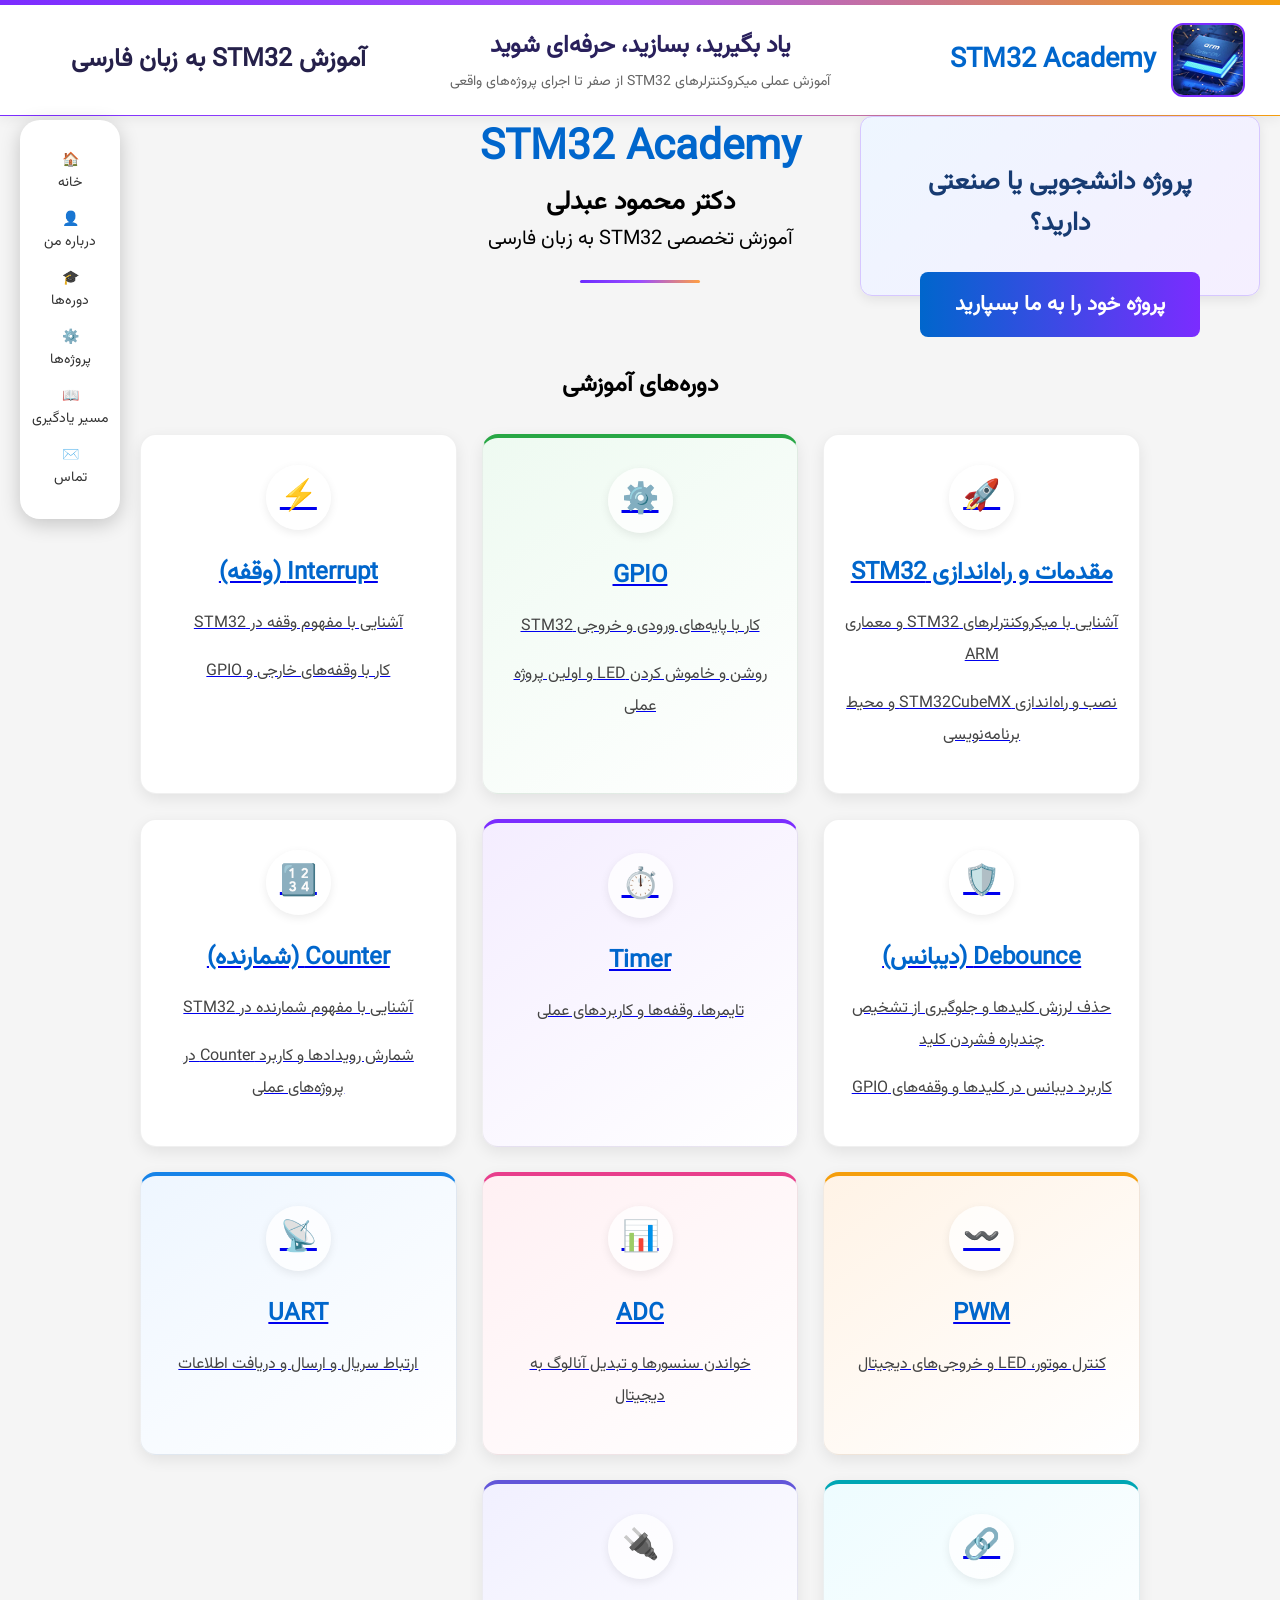
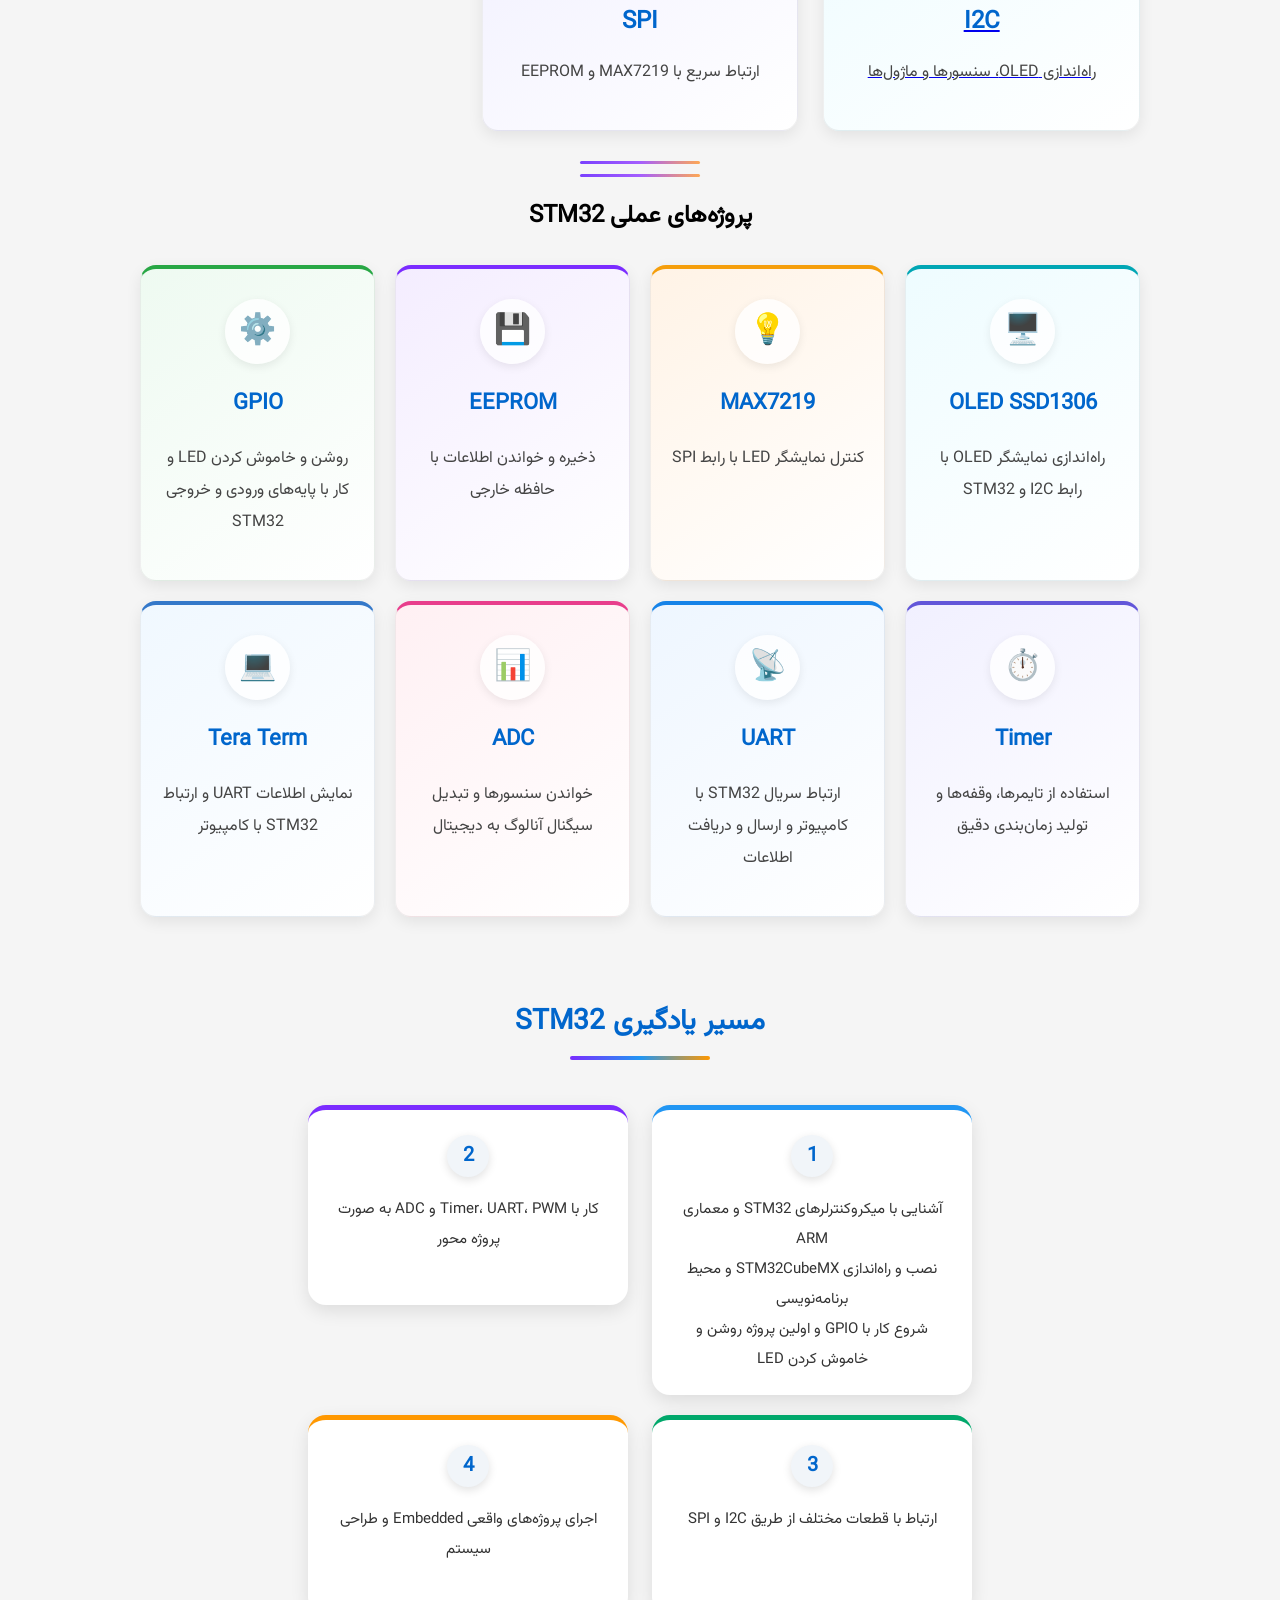
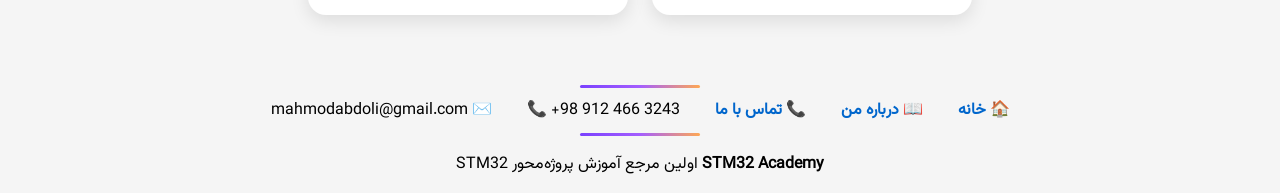
<file: index.html>
<!DOCTYPE html>
<html lang="fa" dir="rtl">

<head>


    <!-- Google tag (gtag.js) -->
<script async src="https://www.googletagmanager.com/gtag/js?id=G-E00TGT1310"></script>
<script>
    window.dataLayer = window.dataLayer || [];
    function gtag(){dataLayer.push(arguments);}
    gtag('js', new Date());

    gtag('config', 'G-E00TGT1310');
</script>


    <meta charset="UTF-8">

   <meta name="viewport" content="width=device-width, initial-scale=1.0">

    <meta name="description"
    content="آموزش STM32 به زبان فارسی، پروژه محور، از مقدماتی تا پیشرفته همراه با آموزش CubeMX، HAL و پروژه های عملی.">

    <title>آموزش STM32 به زبان فارسی | دکتر محمود عبدلی</title>

    <meta name="application-name" content="آموزش STM32">
    <meta property="og:site_name" content="آموزش STM32">
    <meta property="og:title" content="آموزش STM32 به زبان فارسی | دکتر محمود عبدلی">
    <meta property="og:description" content="آموزش STM32 به زبان فارسی، پروژه محور، از مقدماتی تا پیشرفته همراه با CubeMX و HAL.">

    <link rel="stylesheet" href="style.css">
    <link rel="canonical" href="https://dr-abdoli.github.io/STM32-Training/">

</head>


<body>


    <!-- منوی کناری سمت چپ -->
<nav class="side-menu">

    <a href="index.html">
        🏠
        <span>خانه</span>
    </a>

    <a href="about.html">
        👤
        <span>درباره من</span>
    </a>

    <a href="#courses">
        🎓
        <span>دوره‌ها</span>
    </a>

    <a href="#projects">
        ⚙️
        <span>پروژه‌ها</span>
    </a>

    <a href="#learning">
        📖
        <span>مسیر یادگیری</span>
    </a>

    <a href="#contact">
        ✉️
        <span>تماس</span>
    </a>

</nav>



<header class="academy-topbar">

    <div class="academy-brand">
        <img src="images/logo.jpg" alt="STM32 Academy">
        <span>STM32 Academy</span>
    </div>


    <div class="academy-welcome">

    <h2>یاد بگیرید، بسازید، حرفه‌ای شوید</h2>

    <p>
        آموزش عملی میکروکنترلرهای STM32 از صفر تا اجرای پروژه‌های واقعی
    </p>

</div>



    <div class="academy-description">
        آموزش STM32 به زبان فارسی
    </div>








</header>





<header class="site-header">

    <h1>
        STM32 Academy
    </h1>

    <h2>
        دکتر محمود عبدلی
    </h2>

    <p>
        آموزش تخصصی STM32 به زبان فارسی
    </p>


<div class="project-animated">

    <strong>انجام پروژه‌های صنعتی و دانشجویی</strong>

    <p>
        طراحی، برنامه‌نویسی و اجرای پروژه‌های STM32
    </p>

</div>





<div class="project-request">

    <strong>پروژه دانشجویی یا صنعتی دارید؟</strong>

    <a href="#contact">
        پروژه خود را به ما بسپارید
    </a>

</div>

</header>








<h2>دوره‌های آموزشی</h2>

<div class="courses" id="courses">



    <!-- دوره مقدماتی و راه‌اندازی -->
<!-- مقدمه دوره STM32 -->

<a href="session1.html" class="course-card intro-card">

    <div class="course-icon">🚀</div>

    <h3>مقدمات و راه‌اندازی STM32</h3>

    <p>آشنایی با میکروکنترلرهای STM32 و معماری ARM</p>

    <p>نصب و راه‌اندازی STM32CubeMX و محیط برنامه‌نویسی</p>

</a>


<!-- دوره GPIO -->
<a href="session2.html" class="course-card gpio-card">

    <div class="course-icon">⚙️</div>

    <h3>GPIO</h3>

    <p>
        کار با پایه‌های ورودی و خروجی STM32
    </p>

    <p>
        روشن و خاموش کردن LED و اولین پروژه عملی
    </p>

</a>


<!-- دوره Interrupt -->
<a href="session3.html" class="course-card interrupt-card">

    <div class="course-icon">⚡</div>

    <h3>Interrupt (وقفه)</h3>

    <p>
        آشنایی با مفهوم وقفه در STM32
    </p>

    <p>
        کار با وقفه‌های خارجی و GPIO
    </p>

</a>






<!-- دوره Debounce -->
<a href="session4.html" class="course-card debounce-card">

    <div class="course-icon">🛡️</div>

    <h3>Debounce (دیبانس)</h3>

    <p>
        حذف لرزش کلیدها و جلوگیری از تشخیص چندباره فشردن کلید
    </p>

    <p>
        کاربرد دیبانس در کلیدها و وقفه‌های GPIO
    </p>

</a>







<!-- دوره Timer -->
<a href="session5.html" class="course-card timer-card">

    <div class="course-icon">⏱️</div>

    <h3>Timer</h3>

    <p>تایمرها، وقفه‌ها و کاربردهای عملی</p>

</a>






<!-- دوره Counter -->
<a href="session6.html" class="course-card counter-card">

    <div class="course-icon">🔢</div>

    <h3>Counter (شمارنده)</h3>

    <p>
        آشنایی با مفهوم شمارنده در STM32
    </p>

    <p>
        شمارش رویدادها و کاربرد Counter در پروژه‌های عملی
    </p>

</a>






<a href="session7.html" class="course-card pwm-card">

    <div class="course-icon">〰️</div>

    <h3>PWM</h3>

    <p>کنترل موتور، LED و خروجی‌های دیجیتال</p>

</a>




<a href="session8.html" class="course-card adc-card">

    <div class="course-icon">📊</div>

    <h3>ADC</h3>

    <p>خواندن سنسورها و تبدیل آنالوگ به دیجیتال</p>

</a>


<a href="session9.html" class="course-card uart-card">

    <div class="course-icon">📡</div>

    <h3>UART</h3>

    <p>ارتباط سریال و ارسال و دریافت اطلاعات</p>

</a>



<a href="session10.html" class="course-card i2c-card">

    <div class="course-icon">🔗</div>

    <h3>I2C</h3>

    <p>راه‌اندازی OLED، سنسورها و ماژول‌ها</p>

</a>


   




    <div class="course-card spi-card">

    <div class="course-icon">🔌</div>

    <h3>SPI</h3>

    <p>ارتباط سریع با MAX7219 و EEPROM</p>

</div>

</div>


<hr>



<hr>


<h2>پروژه‌های عملی STM32</h2>




<div class="projects-container" id="projects">

    <!-- پروژه OLED -->
    <div class="project-card oled-project">

        <div class="project-icon">🖥️</div>

        <h3>OLED SSD1306</h3>

        <p>
            راه‌اندازی نمایشگر OLED با رابط I2C و STM32
        </p>

    </div>


    <!-- پروژه MAX7219 -->
    <div class="project-card max-project">

        <div class="project-icon">💡</div>

        <h3>MAX7219</h3>

        <p>
            کنترل نمایشگر LED با رابط SPI
        </p>

    </div>


    <!-- پروژه EEPROM -->
    <div class="project-card eeprom-project">

        <div class="project-icon">💾</div>

        <h3>EEPROM</h3>

        <p>
            ذخیره و خواندن اطلاعات با حافظه خارجی
        </p>

    </div>


    <!-- پروژه GPIO -->
    <div class="project-card gpio-project">

        <div class="project-icon">⚙️</div>

        <h3>GPIO</h3>

        <p>
            روشن و خاموش کردن LED و کار با پایه‌های ورودی و خروجی STM32
        </p>

    </div>


    <!-- پروژه Timer -->
    <div class="project-card timer-project">

        <div class="project-icon">⏱️</div>

        <h3>Timer</h3>

        <p>
            استفاده از تایمرها، وقفه‌ها و تولید زمان‌بندی دقیق
        </p>

    </div>


    <!-- پروژه UART -->
    <div class="project-card uart-project">

        <div class="project-icon">📡</div>

        <h3>UART</h3>

        <p>
            ارتباط سریال STM32 با کامپیوتر و ارسال و دریافت اطلاعات
        </p>

    </div>


    <!-- پروژه ADC -->
    <div class="project-card adc-project">

        <div class="project-icon">📊</div>

        <h3>ADC</h3>

        <p>
            خواندن سنسورها و تبدیل سیگنال آنالوگ به دیجیتال
        </p>

    </div>


    <!-- پروژه Tera Term -->
    <div class="project-card tera-project">

        <div class="project-icon">💻</div>

        <h3>Tera Term</h3>

        <p>
            نمایش اطلاعات UART و ارتباط STM32 با کامپیوتر
        </p>

    </div>

</div>




    


<div class="learning-path" id="learning">

    <h2>مسیر یادگیری STM32</h2>

    <!-- مرحله اول: آشنایی و آماده‌سازی -->
    <div class="path-card">
        <h3>1</h3>

        <p>
            آشنایی با میکروکنترلرهای STM32 و معماری ARM
        </p>

        <p>
            نصب و راه‌اندازی STM32CubeMX و محیط برنامه‌نویسی
        </p>

        <p>
            شروع کار با GPIO و اولین پروژه روشن و خاموش کردن LED
        </p>

    </div>


    <!-- مرحله دوم -->
    <div class="path-card">
        <h3>2</h3>

        <p>
            کار با Timer، UART، PWM و ADC به صورت پروژه محور
        </p>

    </div>


    <!-- مرحله سوم -->
    <div class="path-card">
        <h3>3</h3>

        <p>
            ارتباط با قطعات مختلف از طریق I2C و SPI
        </p>

    </div>


    <!-- مرحله چهارم -->
    <div class="path-card">
        <h3>4</h3>

        <p>
            اجرای پروژه‌های واقعی Embedded و طراحی سیستم
        </p>

    </div>

</div>





<hr>


<footer class="footer-menu" id="contact">

    <a href="index.html">🏠 خانه</a>

    <a href="about.html">📖 درباره من</a>

    <a href="tel:+989124663243">📞 تماس با ما</a>

    <span dir="ltr">📞 +98 912 466 3243</span>

    <span>✉️ mahmodabdoli@gmail.com</span>

</footer>



<hr>


<p>

<strong>STM32 Academy</strong>

اولین مرجع آموزش پروژه‌محور STM32

</p>


</body>

</html>
</file>
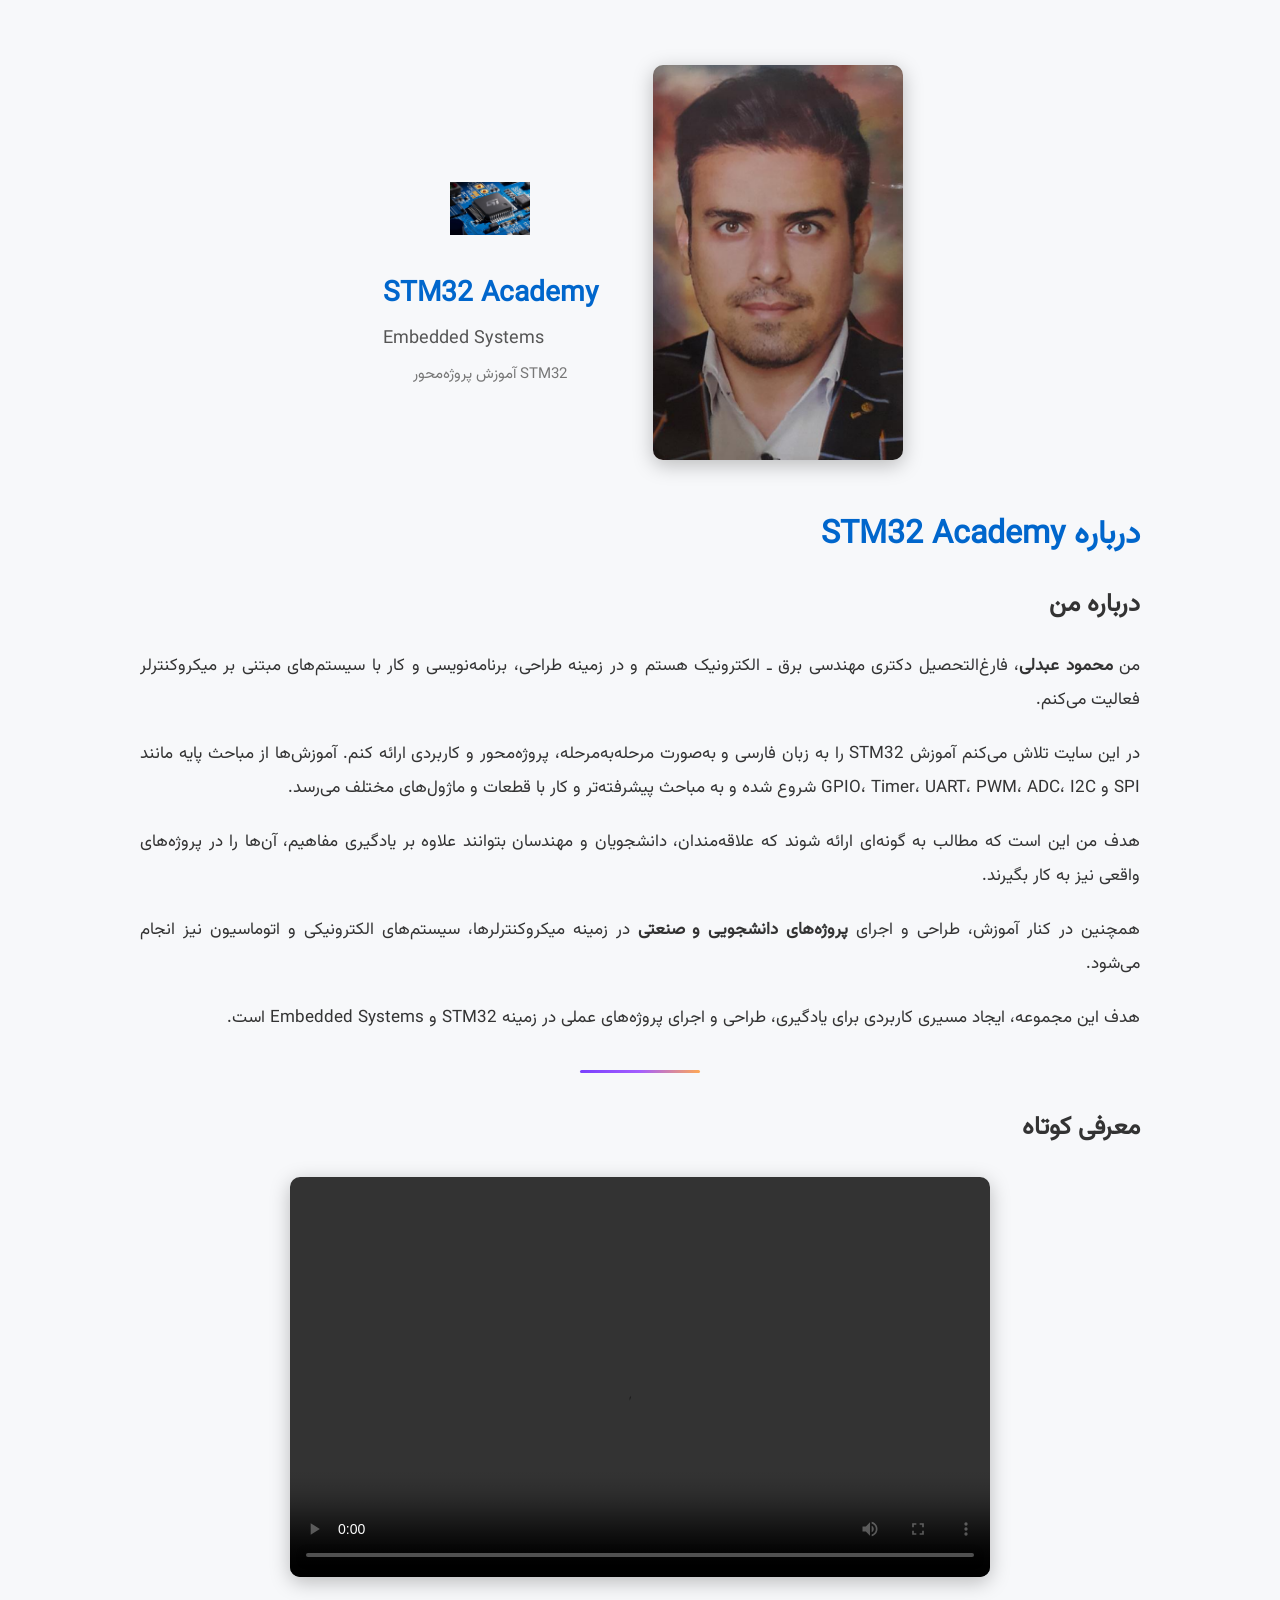
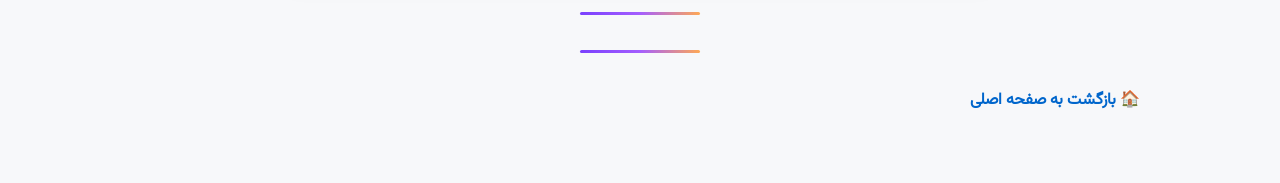
<file: about.html>
<!DOCTYPE html>
<html lang="fa" dir="rtl">

<head>

    <meta charset="UTF-8">

    <meta name="viewport" content="width=device-width, initial-scale=1.0">

    <title>درباره من | STM32 Academy</title>

    <link rel="stylesheet" href="style.css">

</head>

<body class="about-page">

    <!-- عکس پروفایل -->
  <div class="about-header">

    <div class="about-photo">
        <img src="images/myphoto.png" alt="محمود عبدلی">
    </div>

    <div class="stm32-logo">
        <img class="chip-icon" src="images/stm32.png" alt="STM32">
        <h2>STM32 Academy</h2>
        <p>Embedded Systems</p>
        <span>آموزش پروژه‌محور STM32</span>
    </div>

</div>


    <!-- عنوان -->
    <h1>
        درباره <span dir="ltr">STM32 Academy</span>
    </h1>


    <h2>درباره من</h2>


    <p>
        من <strong>محمود عبدلی</strong>، فارغ‌التحصیل دکتری مهندسی برق ـ الکترونیک هستم
        و در زمینه طراحی، برنامه‌نویسی و کار با سیستم‌های مبتنی بر میکروکنترلر فعالیت می‌کنم.
    </p>


    <p>
        در این سایت تلاش می‌کنم آموزش
        <span dir="ltr">STM32</span>
        را به زبان فارسی و به‌صورت مرحله‌به‌مرحله، پروژه‌محور و کاربردی ارائه کنم.
        آموزش‌ها از مباحث پایه مانند
        <span dir="ltr">GPIO، Timer، UART، PWM، ADC، I2C و SPI</span>
        شروع شده و به مباحث پیشرفته‌تر و کار با قطعات و ماژول‌های مختلف می‌رسد.
    </p>


    <p>
        هدف من این است که مطالب به گونه‌ای ارائه شوند که علاقه‌مندان،
        دانشجویان و مهندسان بتوانند علاوه بر یادگیری مفاهیم،
        آن‌ها را در پروژه‌های واقعی نیز به کار بگیرند.
    </p>


    <p>
        همچنین در کنار آموزش، طراحی و اجرای
        <strong>پروژه‌های دانشجویی و صنعتی</strong>
        در زمینه میکروکنترلرها، سیستم‌های الکترونیکی و اتوماسیون نیز انجام می‌شود.
    </p>


    <p>
        هدف این مجموعه، ایجاد مسیری کاربردی برای یادگیری، طراحی و اجرای
        پروژه‌های عملی در زمینه
        <span dir="ltr">STM32</span>
        و
        <span dir="ltr">Embedded Systems</span>
        است.
    </p>


    <hr>


    <!-- معرفی کوتاه ویدئویی -->


<h2 class="video-title">معرفی کوتاه</h2>


<div class="video-container">

    <video controls>
        <source src="video/intro.mp4" type="video/mp4">
        مرورگر شما از پخش ویدئو پشتیبانی نمی‌کند.
    </video>

</div>

<hr>





    <hr>


    <a href="index.html" class="back-link">
        🏠 بازگشت به صفحه اصلی
    </a>


</body>

</html>
</file>
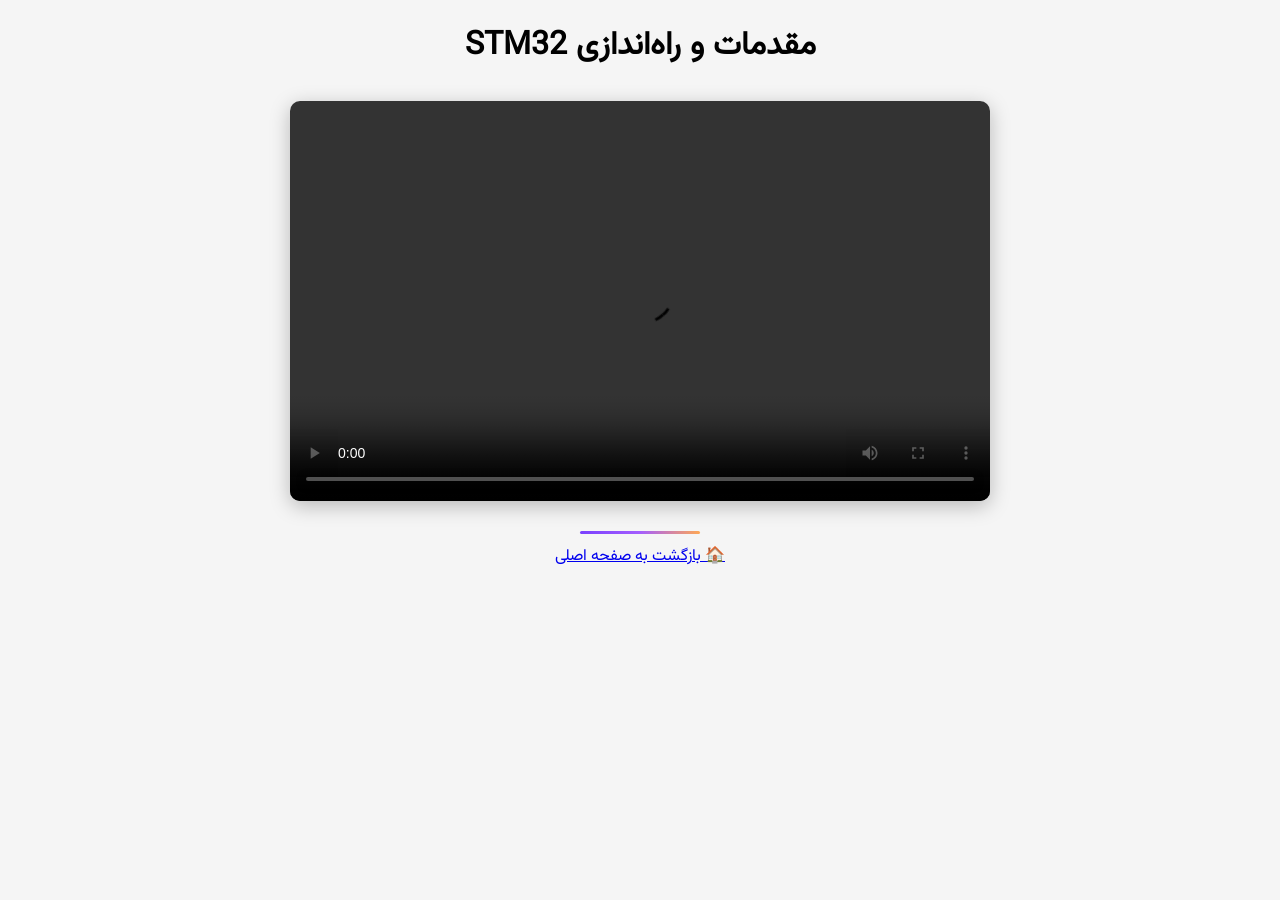
<file: session1.html>
<!DOCTYPE html>
<html lang="fa" dir="rtl">

<head>
    <meta charset="UTF-8">
    <meta name="viewport" content="width=device-width, initial-scale=1.0">

    <title>جلسه اول | STM32 Academy</title>

    <link rel="stylesheet" href="style.css">
</head>

<body>

    <h1>مقدمات و راه‌اندازی STM32</h1>

    <div class="video-container">

        <video controls width="100%">
            <source src="video/session1.mp4" type="video/mp4">
            مرورگر شما از پخش ویدئو پشتیبانی نمی‌کند.
        </video>

    </div>

    <hr>

    <a href="index.html" class="back-link">
        🏠 بازگشت به صفحه اصلی
    </a>

</body>

</html>
</file>
<file: style.css>
/* =========================
   تنظیمات کلی
   ========================= */
@font-face {
    font-family: Vazirmatn;
    src: url("fonts/Vazirmatn-Regular.woff2");
}

* {
    font-family: 'Vazirmatn', Tahoma, sans-serif;
}

   body {
    font-family: 'Vazirmatn', Tahoma, sans-serif;
    background-color: #f5f5f5;
    direction: rtl;
    text-align: center;
    margin: 0;
}
h1, h2 {
    font-family: 'Vazirmatn', Tahoma, sans-serif;
    font-weight: 700;
}



/* =========================
   صفحه درباره من
   ========================= */

.about-page {
    width: 90%;
    max-width: 1100px;
    margin: 0 auto;
    padding: 35px 20px 50px;
    background-color: #f7f8fa;
    text-align: right;
}


/* =========================
   عکس پروفایل
   ========================= */
.about-photo {
    text-align: center;
    margin-bottom: 30px;
}



.about-photo img {
    width: 250px;
    height: auto;

    object-fit: contain;

    border-radius: 10px;

    border: none;

    box-shadow: 0 5px 20px rgba(0, 0, 0, 0.25);
}





/* =========================
   عنوان اصلی
   ========================= */

.about-page h1 {
    max-width: 1000px;
    margin: 20px auto 25px;
    text-align: right;

    color: #0066cc;
    font-size: 32px;
}


/* =========================
   عنوان درباره من
   ========================= */

.about-page h2 {
    max-width: 1000px;
    margin: 0 auto 25px;

    text-align: right;

    color: #333;
    font-size: 25px;
}


/* =========================
   متن‌ها
   ========================= */

.about-page p {
    max-width: 1000px;

    margin: 0 auto 20px;

    text-align: justify;

    line-height: 2;

    font-size: 17px;

    color: #333;
}


/* =========================
   خط جداکننده
   ========================= */

.about-page hr {
    max-width: 1000px;

    margin: 30px auto;

    border: 0;

    border-top: 1px solid #ccc;
}


/* =========================
   لینک بازگشت
   ========================= */

.about-page > a {
    display: block;

    max-width: 1000px;

    margin: 20px auto;

    text-align: right;

    color: #0066cc;

    text-decoration: none;

    font-weight: bold;
}


.about-page > a:hover {
    color: red;
}


/* =========================
   حالت موبایل
   ========================= */

@media (max-width: 700px) {

    .about-page {
        width: 92%;
        padding: 25px 10px 40px;
    }

    .about-photo img {
        width: 170px;
        height: 170px;
    }

    .about-page h1 {
        font-size: 26px;
    }

    .about-page h2 {
        font-size: 22px;
    }

    .about-page p {
        font-size: 16px;
        line-height: 2;
    }
}




/* فیلم معرفی */
.video-title {
    text-align: center;
    margin-top: 30px;
    color: #333;
}


.video-container {
    display: flex;
    justify-content: center;
    align-items: center;

    margin: 30px auto;

    width: 100%;
}


.video-container iframe {

    width: 700px;
    height: 400px;

    border-radius: 10px;

    box-shadow: 0 5px 20px rgba(0,0,0,0.25);
}


/* نمایش در موبایل */
@media (max-width:700px){

    .video-container iframe {

        width: 95%;
        height: 250px;

    }

}


.about-header {
    display: flex;
    justify-content: center;
    align-items: center;
    gap: 50px;
    margin-top: 30px;
}


.stm32-logo {
    text-align: center;
    direction: ltr;
}


.chip-icon {
    width: 80px;
    height: 80px;
    object-fit: contain;
    margin-bottom: 10px;
}

.stm32-logo h2 {
    color: #0066cc;
    margin: 5px;
    font-size: 28px;
}


.stm32-logo p {
    color: #555;
    font-size: 18px;
    margin: 5px;
}


.stm32-logo span {
    font-size: 15px;
    color: #777;
}


.about-header {
    display: flex;
    justify-content: center;
    align-items: center;
    gap: 50px;
}

.about-photo img {
    width: 250px;
    height: auto;
    display: block;
}








.site-header h1 {
    font-size: 42px;
    font-weight: 800;
    color: #0066cc;
    margin: 0;
}

.site-header h2 {
    font-size: 26px;
    font-weight: 700;
    margin: 0;
}

.site-header p {
    font-size: 20px;
    margin: 0;
}

.site-header span {
    font-size: 18px;
}

.site-header {
    margin: 0;
    padding: 0;
}






.video-container video {
    width: 700px;
    height: 400px;
    border-radius: 10px;
    box-shadow: 0 5px 20px rgba(0,0,0,0.25);
}

@media (max-width:700px){
    .video-container video {
        width:95%;
        height:auto;
    }
}



/* =========================
   کارت‌های دوره آموزشی
   ========================= */

.courses {
    display: grid;
    grid-template-columns: repeat(3, 1fr);
    gap: 25px;
    max-width: 1000px;
    margin: 30px auto;
}


.course-card {

    background: white;

    padding: 25px;

    border-radius: 15px;

    box-shadow: 0 5px 15px rgba(0,0,0,0.15);

    text-align: center;

    transition: 0.3s;

}


.course-card:hover {

    transform: translateY(-8px);

}


.course-card h3 {

    color: #0066cc;

    font-size: 24px;

    margin-bottom: 15px;

}


.course-card p {

    font-size: 16px;

    color: #444;

    line-height: 2;

}


/* موبایل */

@media(max-width:700px){

    .courses {

        grid-template-columns: 1fr;

    }

}




/* =========================
   پروژه‌های عملی STM32
   ========================= */

.projects-container {

    width: 100%;
    
    max-width: 1000px;

    margin: 30px auto;

    display: grid;

    grid-template-columns: repeat(4, 1fr);

    gap: 20px;

}


.project-card {

    background: white;

    padding: 20px;

    border-radius: 15px;

    box-shadow: 0 5px 15px rgba(0,0,0,0.15);

    text-align: center;

}


.project-card h3 {

    color: #0066cc;

    font-size: 22px;

}


.project-card p {

    color: #444;

    line-height: 2;

}



@media(max-width:700px){

    .projects-container {

        grid-template-columns: 1fr;

    }

}


/* =========================
   مسیر یادگیری STM32
   ========================= */

.learning-path {

    width: 90%;
    max-width: 1000px;

    margin: 40px auto;

    background: white;

    padding: 30px;

    border-radius: 15px;

    box-shadow: 0 5px 15px rgba(0,0,0,0.15);

    text-align: right;

}


.learning-path h2 {

    text-align: center;

    color: #0066cc;

    margin-bottom: 25px;

}


.learning-path ol {

    line-height: 2.5;

    font-size: 17px;

    padding-right: 30px;

}


.learning-path li {

    margin-bottom: 10px;

}


.path-card h3 {
    margin-right: 20px;
}



/* =========================
   منوی شناور سمت چپ
========================= */


.side-menu {

    position: fixed;

    left: 20px;

    top: 120px;

    width: 90px;

    background:white;

    border-radius:20px;

    padding:15px 5px;

    box-shadow:0 5px 20px rgba(0,0,0,0.2);

    z-index:1000;

}


.side-menu a {

    display:flex;

    flex-direction:column;

    align-items:center;

    text-decoration:none;

    color:#333;

    margin:15px 0;

    font-size:14px;

}


.side-menu a:first-letter {

    font-size:35px;

}


.side-menu a:hover {

    color:#0066cc;

    transform:scale(1.1);

}



/* =========================
   فوتر پایین سایت
========================= */


.footer {

    margin-top:50px;

    background:white;

    padding:25px;

    border-top:1px solid #ccc;

}


.footer-menu {

    display:flex;

    justify-content:center;

    gap:35px;

    flex-wrap:wrap;

}


.footer-menu a {

    text-decoration:none;

    color:#0066cc;

    font-weight:bold;

}


.footer-info {

    margin-top:25px;

    text-align:center;

    line-height:2;

}



/* موبایل */

@media(max-width:700px){

.side-menu{

    display:none;

}


.footer-menu{

    flex-direction:column;

    gap:15px;

}

}


/* ================================
   سربرگ کوچک و حرفه‌ای سایت
================================ */

.academy-topbar {
    width: 100%;
    box-sizing: border-box;

    display: flex;
    flex-direction: row;
    justify-content: space-between;
    align-items: center;

    padding: 12px 40px;

    direction: rtl;

    border-bottom: 1px solid #ddd;
    background: #fff;
}

/* لوگو سمت راست */

.academy-brand {
    display: flex;
    align-items: center;
    gap: 10px;

    flex-shrink: 0;
}

.academy-brand img {
    width: 55px !important;
    height: 55px !important;

    object-fit: contain !important;
    display: block;
}

.academy-brand span {
    font-size: 20px;
    font-weight: bold;
    color: #0066b3;
    white-space: nowrap;
}

/* متن کنار لوگو */

.academy-description {
    text-align: right;
    font-size: 20px;
    font-weight: bold;

    color: #222;
}

.academy-description small {
    display: block;

    margin-top: 5px;

    font-size: 14px;
    font-weight: normal;

    color: #666;
}

/* موبایل */

@media (max-width: 700px) {

    .academy-topbar {
        padding: 10px 15px;
    }

    .academy-brand img {
        width: 45px !important;
        height: 45px !important;
    }

    .academy-brand span {
        font-size: 16px;
    }

    .academy-description {
        font-size: 16px;
    }

    .academy-description small {
        font-size: 12px;
    }
}


/* =========================================
   هدر حرفه‌ای STM32 Academy
========================================= */

.academy-topbar {
    width: 100%;
    box-sizing: border-box;

    display: flex;
    justify-content: space-between;
    align-items: center;

    padding: 18px 35px;

    direction: rtl;

    background: #ffffff;

    /* خط حرفه‌ای بنفش تا زرد */
    border-top: 5px solid;
    border-image: linear-gradient(
        90deg,
        #7b2cff,
        #a855f7,
        #f59e0b
    ) 1;

    border-bottom: 1px solid #e5e5e5;

    box-shadow: 0 3px 12px rgba(0, 0, 0, 0.06);
}


/* =========================================
   بخش لوگو - سمت راست
========================================= */

.academy-brand {
    display: flex;
    align-items: center;
    gap: 15px;

    flex-shrink: 0;
}

.academy-brand img {
    width: 70px !important;
    height: 70px !important;

    object-fit: cover !important;

    border-radius: 12px;

    border: 2px solid #7b2cff;

    display: block;
}

.academy-brand span {
    font-size: 27px;

    font-weight: bold;

    color: #0066cc;

    white-space: nowrap;
}


/* =========================================
   متن سمت چپ
========================================= */

.academy-description {
    text-align: right;

    font-size: 25px;

    font-weight: bold;

    color: #25204a;

    line-height: 1.6;
}

.academy-description small {
    display: block;

    margin-top: 3px;

    font-size: 16px;

    font-weight: normal;

    color: #555;

    line-height: 1.7;
}


/* =========================================
   خط بین هدر و محتوای سایت
========================================= */

.site-header {
    padding-top: 25px;
    position: relative;
}


/* =========================================
   عنوان بخش دوره‌ها
========================================= */

.courses + hr {
    margin-top: 25px;
}


/* =========================================
   موبایل
========================================= */

@media (max-width: 700px) {

    .academy-topbar {
        padding: 12px 15px;
    }

    .academy-brand img {
        width: 50px !important;
        height: 50px !important;
    }

    .academy-brand span {
        font-size: 18px;
    }

    .academy-description {
        font-size: 17px;
    }

    .academy-description small {
        font-size: 12px;
    }
}



/* =========================================
   پیام خوش‌آمدگویی
========================================= */

.welcome-banner {
    text-align: center;

    padding: 22px 20px 18px;

    direction: rtl;

    background: #ffffff;

    position: relative;
}


/* خط ظریف بالای بخش */

.welcome-banner::before {
    content: "";

    display: block;

    width: 180px;
    height: 3px;

    margin: 0 auto 15px;

    background: linear-gradient(
        90deg,
        #7b2cff,
        #a855f7,
        #f59e0b
    );

    border-radius: 10px;
}


/* جمله اصلی */

.welcome-banner h2 {
    margin: 0;

    font-size: 26px;

    font-weight: bold;

    color: #29205c;
}


/* توضیح زیر جمله */

.welcome-banner p {
    margin: 8px 0 0;

    font-size: 16px;

    color: #666;

    line-height: 1.8;
}


.academy-topbar {
    display: grid;
    grid-template-columns: 1fr 1.5fr 1fr;
    align-items: center;
    gap: 25px;
}

.academy-welcome {
    text-align: center;
}

.academy-welcome h2 {
    margin: 0;
    font-size: 24px;
    color: #29205c;
}

.academy-welcome p {
    margin: 6px 0 0;
    font-size: 14px;
    color: #666;
}



/* =========================================
   کارت‌های دوره آموزشی
========================================= */

.course-card {
    position: relative;

    padding: 30px 20px 25px;

    border-radius: 16px;

    border: 1px solid rgba(0, 0, 0, 0.06);

    box-shadow: 0 5px 15px rgba(0, 0, 0, 0.08);

    transition: transform 0.25s ease,
                box-shadow 0.25s ease;

    overflow: hidden;
}


/* آیکون بالای کارت */

.course-icon {
    width: 65px;
    height: 65px;

    margin: 0 auto 15px;

    display: flex;
    align-items: center;
    justify-content: center;

    border-radius: 50%;

    font-size: 30px;

    background: rgba(255, 255, 255, 0.75);

    box-shadow: 0 3px 10px rgba(0, 0, 0, 0.08);
}


/* حرکت ظریف هنگام رفتن موس روی کارت */

.course-card:hover {
    transform: translateY(-6px);

    box-shadow: 0 10px 22px rgba(0, 0, 0, 0.13);
}


/* =========================================
   رنگ مخصوص هر دوره
========================================= */

.gpio-card {
    background: linear-gradient(145deg, #eefaf1, #ffffff);
    border-top: 4px solid #28a745;
}

.gpio-card .course-icon {
    color: #28a745;
}


.uart-card {
    background: linear-gradient(145deg, #eef6ff, #ffffff);
    border-top: 4px solid #1683e8;
}

.uart-card .course-icon {
    color: #1683e8;
}


.timer-card {
    background: linear-gradient(145deg, #f4edff, #ffffff);
    border-top: 4px solid #7b2cff;
}

.timer-card .course-icon {
    color: #7b2cff;
}


.pwm-card {
    background: linear-gradient(145deg, #fff3e6, #ffffff);
    border-top: 4px solid #f59e0b;
}

.pwm-card .course-icon {
    color: #f59e0b;
}


.adc-card {
    background: linear-gradient(145deg, #fff0f3, #ffffff);
    border-top: 4px solid #e83e8c;
}

.adc-card .course-icon {
    color: #e83e8c;
}


.i2c-card {
    background: linear-gradient(145deg, #eefcff, #ffffff);
    border-top: 4px solid #00a6b4;
}

.i2c-card .course-icon {
    color: #00a6b4;
}


.spi-card {
    background: linear-gradient(145deg, #f1f0ff, #ffffff);
    border-top: 4px solid #6256d9;
}

.spi-card .course-icon {
    color: #6256d9;
}




/* =========================================
   پروژه‌های عملی STM32
========================================= */

.project-card {
    position: relative;

    padding: 30px 20px 25px;

    border-radius: 16px;

    border: 1px solid rgba(0, 0, 0, 0.06);

    box-shadow: 0 5px 15px rgba(0, 0, 0, 0.08);

    overflow: hidden;

    transition:
        transform 0.25s ease,
        box-shadow 0.25s ease;
}


/* آیکون بالای هر پروژه */

.project-icon {
    width: 65px;
    height: 65px;

    margin: 0 auto 15px;

    display: flex;
    align-items: center;
    justify-content: center;

    border-radius: 50%;

    font-size: 30px;

    background: rgba(255, 255, 255, 0.8);

    box-shadow: 0 3px 10px rgba(0, 0, 0, 0.08);
}


/* حرکت کارت هنگام قرار گرفتن موس */

.project-card:hover {
    transform: translateY(-6px);

    box-shadow: 0 10px 22px rgba(0, 0, 0, 0.13);
}


/* =========================================
   رنگ پروژه OLED
========================================= */

.oled-project {
    background: linear-gradient(145deg, #eefcff, #ffffff);

    border-top: 4px solid #00a6b4;
}

.oled-project .project-icon {
    color: #00a6b4;
}


/* =========================================
   رنگ پروژه MAX7219
========================================= */

.max-project {
    background: linear-gradient(145deg, #fff3e6, #ffffff);

    border-top: 4px solid #f59e0b;
}

.max-project .project-icon {
    color: #f59e0b;
}


/* =========================================
   رنگ پروژه EEPROM
========================================= */

.eeprom-project {
    background: linear-gradient(145deg, #f4edff, #ffffff);

    border-top: 4px solid #7b2cff;
}

.eeprom-project .project-icon {
    color: #7b2cff;
}


/* =========================================
   رنگ پروژه GPIO
========================================= */

.gpio-project {
    background: linear-gradient(145deg, #eefaf1, #ffffff);

    border-top: 4px solid #28a745;
}

.gpio-project .project-icon {
    color: #28a745;
}


/* =========================================
   رنگ پروژه Timer
========================================= */

.timer-project {
    background: linear-gradient(145deg, #f1f0ff, #ffffff);

    border-top: 4px solid #6256d9;
}

.timer-project .project-icon {
    color: #6256d9;
}


/* =========================================
   رنگ پروژه UART
========================================= */

.uart-project {
    background: linear-gradient(145deg, #eef6ff, #ffffff);

    border-top: 4px solid #1683e8;
}

.uart-project .project-icon {
    color: #1683e8;
}


/* =========================================
   رنگ پروژه ADC
========================================= */

.adc-project {
    background: linear-gradient(145deg, #fff0f3, #ffffff);

    border-top: 4px solid #e83e8c;
}

.adc-project .project-icon {
    color: #e83e8c;
}


/* =========================================
   رنگ پروژه Tera Term
========================================= */

.tera-project {
    background: linear-gradient(145deg, #f0f8ff, #ffffff);

    border-top: 4px solid #3478c9;
}

.tera-project .project-icon {
    color: #3478c9;
}



/* =========================================
   جداکننده حرفه‌ای بین بخش‌های سایت
========================================= */

hr {
    border: none;
    width: 120px;
    height: 3px;
    margin: 10px auto;

    border-radius: 10px;

    background: linear-gradient(
        90deg,
        #6c2cff,
        #9b4dff,
        #ff9f43
    );

    opacity: 0.9;
}


/* حذف خط زیر منوی بالایی */
.top-menu {
    border-bottom: none !important;
}



/* حذف خط زیر هدر بالایی */
.site-header {
    border-bottom: none !important;
}



.about-page hr {
    display: block;
    width: 120px;
    height: 3px;

    border: none;
    border-radius: 10px;

    margin: 35px auto !important;

    background: linear-gradient(
        90deg,
        #6c2cff,
        #9b4dff,
        #ff9f43
    );

    opacity: 0.9;
}



/* خط تزئینی وسط صفحه */
.site-header::after {
    content: "";
    display: block;
    width: 120px;
    height: 3px;
    margin: 25px auto 0;

    background: linear-gradient(
        90deg,
        #6c2cff,
        #9b4dff,
        #ff9f43
    );

    border-radius: 10px;
}






/* ===============================
   مسیر یادگیری STM32
   =============================== */

.learning-path {
    max-width: 1000px;
    margin: 40px auto;
    padding: 20px 0;
    background: transparent;
    border-radius: 0;
    box-shadow: none;
    text-align: center;
}
/* عنوان مسیر یادگیری */

.learning-path > h2 {
    margin-bottom: 35px;
    font-size: 28px;
    color: #0066cc;
    position: relative;
}

/* خط کوچک زیر عنوان */

.learning-path > h2::after {
    content: "";
    display: block;
    width: 140px;
    height: 4px;
    margin: 12px auto 0;
    border-radius: 10px;
    background: linear-gradient(
        90deg,
        #7b2cff,
        #2196f3,
        #ff9800
    );
}

/* کادر هر مرحله */

.path-card {
    position: relative;
    display: inline-block;
    vertical-align: top;
    width: 28%;
    min-height: 150px;
    margin: 10px;
    padding: 25px 20px 20px;

    background: white;
    border-radius: 18px;

    box-shadow: 0 6px 18px rgba(0, 0, 0, 0.10);

    border-top: 5px solid #2196f3;

    transition: transform 0.3s ease,
                box-shadow 0.3s ease;
}

/* رنگ متفاوت برای مراحل */

.path-card:nth-of-type(2) {
    border-top-color: #7b2cff;
}

.path-card:nth-of-type(3) {
    border-top-color: #00a86b;
}

.path-card:nth-of-type(4) {
    border-top-color: #ff9800;
}

.path-card:nth-of-type(5) {
    border-top-color: #e91e63;
}

.path-card:nth-of-type(6) {
    border-top-color: #00a9c7;
}

.path-card:nth-of-type(7) {
    border-top-color: #673ab7;
}

/* شماره مرحله */

.path-card h3 {
    width: 42px;
    height: 42px;
    line-height: 42px;

    margin: 0 auto 18px;

    border-radius: 50%;

    background: #f1f5f9;
    color: #0066cc;

    font-size: 20px;
    font-weight: bold;

    box-shadow: 0 3px 10px rgba(0, 0, 0, 0.12);
}

/* متن هر مرحله */

.path-card p {
    margin: 0;
    line-height: 2;
    font-size: 15px;
    color: #333;
}

/* افکت هنگام رفتن موس */

.path-card:hover {
    transform: translateY(-7px);
    box-shadow: 0 12px 25px rgba(0, 0, 0, 0.15);
}

/* نمایش مناسب در موبایل */

@media (max-width: 900px) {

    .path-card {
        width: 42%;
    }

}

@media (max-width: 600px) {

    .learning-path {
        margin: 40px 15px;
        padding: 25px 15px;
    }

    .path-card {
        width: 90%;
        margin: 10px auto;
    }

}



/* =========================
   درخواست اجرای پروژه
   ========================= */



.project-request {
    position: absolute;

    right: 25px;
    top: 20px;

    padding: 18px 30px;

    background: linear-gradient(135deg, #eef6ff, #f5efff);

    border: 1px solid #d6c7ff;

    border-radius: 12px;

    text-align: center;

    box-shadow: 0 4px 12px rgba(0,0,0,0.08);

    z-index: 10;
}


.project-request strong {
    display: block;

    font-size: 13px;

    color: #173b72;

    margin-bottom: 5px;
}


.project-request a {
    display: inline-block;

    padding: 5px 12px;

    background: linear-gradient(90deg, #0066cc, #7b2cff);

    color: white;

    border-radius: 8px;

    text-decoration: none;

    font-size: 12px;

    font-weight: bold;

    transition: 0.3s;
}


.project-request a:hover {
    transform: translateY(-2px);

    box-shadow: 0 4px 10px rgba(0,0,0,0.15);
}


/* موبایل */

@media (max-width: 700px) {

    .project-request {
        width: 90%;

        margin: 20px auto;

        padding: 18px 15px;
    }

}



.project-request strong {
    display: block;
    font-size: 13px;
    color: #173b72;
    margin-bottom: 5px;
}

.project-request a {
    display: inline-block;

    padding: 5px 12px;

    background: linear-gradient(90deg, #0066cc, #7b2cff);
    color: white;

    border-radius: 8px;

    text-decoration: none;
    font-size: 12px;
    font-weight: bold;

    transition: 0.3s;
}

.project-request a:hover {
    transform: translateY(-2px);
    box-shadow: 0 4px 10px rgba(0,0,0,0.15);
}


.site-header + hr {
    margin-bottom: 10px;
}

.site-header + hr + h2 {
    margin-top: 10px;
}


/* =========================
   بزرگ‌تر کردن کادر پروژه
   ========================= */

.project-request {
    right: 5px !important;
    top: 0 !important;

    width: 520px !important;
    min-height: 210px !important;

    padding: 40px 45px !important;

    box-sizing: border-box !important;
}

.project-request strong {
    font-size: 26px !important;
    margin-bottom: 28px !important;
}

.project-request a {
    padding: 16px 35px !important;
    font-size: 21px !important;
}


/* =================================
   کادر متحرک سمت چپ STM32 Academy
   ================================= */

.project-animated {
    position: absolute !important;

    left: 300px !important;
    right: auto !important;

    top: 20px !important;

    width: 330px !important;
    min-height: 140px !important;

    padding: 25px 20px !important;

    box-sizing: border-box !important;

    background: linear-gradient(135deg, #eef6ff, #f5efff);

    border: 2px solid #7b2cff;

    border-radius: 16px;

    text-align: center;

    box-shadow: 0 6px 18px rgba(0,0,0,0.10);

    z-index: 90;

    opacity: 0;

    transform: translateX(-30px);

    animation: projectBoxShow 0.5s ease-in-out infinite;
}

.project-animated strong {
    display: block;

    font-size: 21px !important;

    color: #173b72;

    margin-bottom: 12px;
}

.project-animated p {
    margin: 0;

    font-size: 15px !important;

    line-height: 1.8;

    color: #444;
}

@keyframes projectBoxShow {

    0% {
        opacity: 0;
        transform: translateX(-30px);
    }

    15% {
        opacity: 1;
        transform: translateX(0);
    }

    50% {
        opacity: 1;
        transform: translateX(0);
    }

    65% {
        opacity: 0;
        transform: translateX(-30px);
    }

    100% {
        opacity: 0;
        transform: translateX(-30px);
    }

}




/* =========================================
   تنظیم واکنش‌گرا برای کادرهای دو طرف
   STM32 Academy
   ========================================= */

.site-header {
    position: relative !important;
}


/* کادر سمت چپ */

.project-animated {
    position: absolute !important;

    left: 2% !important;
    right: auto !important;

    top: 20px !important;

    width: 28% !important;
    max-width: 360px !important;
    min-height: 140px !important;

    padding: 25px 20px !important;

    box-sizing: border-box !important;

    z-index: 90 !important;
}


/* کادر سمت راست */

.project-request {
    position: absolute !important;

    right: 2% !important;
    left: auto !important;

    top: 0 !important;

    width: 28% !important;
    max-width: 520px !important;

    height: 220px !important;
    min-height: 220px !important;

    padding: 45px 35px !important;

    box-sizing: border-box !important;

    z-index: 100 !important;
}


/* =========================================
   اندازه مناسب در صفحه‌های متوسط
   ========================================= */

@media (max-width: 1100px) {

    .project-animated {
        left: 3% !important;
        width: 25% !important;
        font-size: 14px;
    }

    .project-request {
        right: 3% !important;
        width: 25% !important;
    }

}


/* =========================================
   موبایل
   ========================================= */

@media (max-width: 600px) {

    .project-animated,
    .project-request {
        position: relative !important;

        left: auto !important;
        right: auto !important;
        top: auto !important;

        width: 90% !important;
        max-width: 500px !important;

        margin: 20px auto !important;
    }

}



/* جابه‌جایی کادر متحرک به سمت راست */

.project-animated {
    left: 100px !important;
    right: auto !important;
}




/* =========================================
   جلوگیری از افتادن کادرها روی بخش وسط
   ========================================= */

.project-animated {
    left: 2% !important;
    width: 27% !important;
    max-width: 330px !important;
}

.project-request {
    right: 2% !important;
    width: 27% !important;
    max-width: 500px !important;
}

/* فضای امن برای عنوان وسط */
.site-header {
    padding-left: 30% !important;
    padding-right: 30% !important;

    box-sizing: border-box !important;
}




/* =========================================
   تنظیم نهایی چیدمان هدر
   سه بخش کاملاً جدا از هم
   ========================================= */

.site-header {
    position: relative !important;

    min-height: 230px !important;

    padding-left: 0 !important;
    padding-right: 0 !important;

    box-sizing: border-box !important;
}


/* =========================================
   بخش وسط
   STM32 Academy
   ========================================= */

.site-header > h1,
.site-header > h2,
.site-header > p {
    width: 360px !important;

    margin-left: auto !important;
    margin-right: auto !important;

    position: relative !important;

    z-index: 20 !important;
}


/* =========================================
   کادر متحرک سمت چپ
   ========================================= */

.project-animated {
    position: absolute !important;

    left: 120px !important;
    right: auto !important;

    top: 20px !important;

    width: 300px !important;
    max-width: 300px !important;

    min-height: 140px !important;

    box-sizing: border-box !important;

    z-index: 10 !important;
}


/* =========================================
   کادر سمت راست
   ========================================= */

.project-request {
    position: absolute !important;

    right: 20px !important;
    left: auto !important;

    top: 0 !important;

    width: 400px !important;
    max-width: 400px !important;

    height: 180px !important;
    min-height: 180px !important;

    box-sizing: border-box !important;

    z-index: 10 !important;
}



/* =====================================================
   اصلاح نهایی کادرهای هدر + حالت موبایل
   این قسمت باید آخرین کد CSS باشد
   ===================================================== */


/* =========================
   دسکتاپ
   ========================= */

@media (min-width: 801px) {

    .site-header {
        position: relative !important;
        min-height: 230px !important;
        padding: 0 !important;
        box-sizing: border-box !important;
    }

    /* محتوای وسط */
    .site-header > h1,
    .site-header > h2,
    .site-header > p {
        width: 360px !important;
        margin-left: auto !important;
        margin-right: auto !important;
        position: relative !important;
        z-index: 20 !important;
    }

    /* کادر سمت چپ */
    .project-animated {
        position: absolute !important;
        left: 120px !important;
        right: auto !important;
        top: 20px !important;

        width: 300px !important;
        max-width: 300px !important;
        min-height: 140px !important;

        box-sizing: border-box !important;
        z-index: 10 !important;
    }

    /* کادر سمت راست */
    .project-request {
        position: absolute !important;
        right: 20px !important;
        left: auto !important;
        top: 0 !important;

        width: 400px !important;
        max-width: 400px !important;
        height: 180px !important;
        min-height: 180px !important;

        box-sizing: border-box !important;
        z-index: 10 !important;
    }
}


/* =====================================================
   موبایل
   ===================================================== */

@media (max-width: 600px) {

    /* هدر اصلی */
    .site-header {
        position: relative !important;

        min-height: 180px !important;

        padding: 0 !important;
        margin: 0 !important;

        box-sizing: border-box !important;

        display: grid !important;

        grid-template-columns: 30% 40% 30% !important;

        align-items: start !important;

        width: 100% !important;
    }


    /* =================================
       محتوای وسط
       ================================= */

    .site-header > h1,
    .site-header > h2,
    .site-header > p {

        width: 100% !important;

        margin: 0 !important;

        position: relative !important;

        z-index: 20 !important;

        grid-column: 2 !important;

        text-align: center !important;

        box-sizing: border-box !important;
    }


    .site-header > h1 {
        font-size: 22px !important;
    }

    .site-header > h2 {
        font-size: 16px !important;
    }

    .site-header > p {
        font-size: 12px !important;
    }


    /* =================================
       کادر سمت چپ
       ================================= */

    .project-animated {

        position: absolute !important;

        left: 2% !important;
        right: auto !important;

        top: 10px !important;

        width: 28% !important;
        max-width: none !important;

        min-height: 75px !important;
        height: auto !important;

        padding: 8px 5px !important;

        box-sizing: border-box !important;

        z-index: 5 !important;

        transform: none !important;
    }


    .project-animated strong {
        font-size: 10px !important;
        line-height: 1.5 !important;

        margin-bottom: 3px !important;
    }


    .project-animated p {
        font-size: 8px !important;
        line-height: 1.5 !important;
    }


    /* =================================
       کادر سمت راست
       ================================= */

    .project-request {

        position: absolute !important;

        right: 2% !important;
        left: auto !important;

        top: 10px !important;

        width: 28% !important;
        max-width: none !important;

        height: auto !important;
        min-height: 75px !important;

        padding: 8px 5px !important;

        box-sizing: border-box !important;

        z-index: 5 !important;
    }


    .project-request strong {

        font-size: 10px !important;

        line-height: 1.5 !important;

        margin-bottom: 5px !important;
    }


    .project-request a {

        padding: 5px 7px !important;

        font-size: 8px !important;

        border-radius: 5px !important;
    }


    /* =================================
       دوره‌ها در موبایل هم 3 ستونه
       ================================= */

    .courses {

        display: grid !important;

        grid-template-columns: repeat(3, 1fr) !important;

        gap: 8px !important;

        width: 96% !important;

        max-width: none !important;

        margin: 20px auto !important;

        box-sizing: border-box !important;
    }


    .course-card {

        width: auto !important;

        min-width: 0 !important;

        padding: 15px 5px !important;

        box-sizing: border-box !important;

        border-radius: 10px !important;
    }


    .course-icon {

        width: 38px !important;
        height: 38px !important;

        font-size: 18px !important;

        margin-bottom: 8px !important;
    }


    .course-card h3 {

        font-size: 15px !important;

        margin: 5px 0 8px !important;
    }


    .course-card p {

        font-size: 10px !important;

        line-height: 1.8 !important;

        margin: 0 !important;
    }





/* =========================================
   فوتر - همه موارد در یک ردیف افقی
========================================= */

.footer-menu {
    display: flex !important;
    flex-direction: row !important;
    justify-content: center !important;
    align-items: center !important;
    flex-wrap: nowrap !important;
    gap: 30px !important;
    width: 100% !important;
    white-space: nowrap !important;
}

.footer-menu a {
    display: inline-flex !important;
    align-items: center !important;
    justify-content: center !important;
    white-space: nowrap !important;
    margin: 0 !important;
}

/* ایمیل هم کنار بقیه قرار بگیرد */
.footer-info {
    display: flex !important;
    flex-direction: column !important;
    align-items: center !important;
}

/* موبایل */
@media (max-width: 700px) {
    .footer-menu {
        flex-direction: row !important;
        flex-wrap: nowrap !important;
        gap: 10px !important;
        font-size: 11px !important;
        overflow-x: auto !important;
    }
}



/* =========================================
   تنظیم نهایی بخش پایانی سایت
   همه اطلاعات تماس در یک ردیف
========================================= */

/* منوی خانه، درباره من، تماس با ما */
.footer-menu {
    display: flex !important;
    flex-direction: row !important;
    justify-content: center !important;
    align-items: center !important;
    flex-wrap: nowrap !important;
    gap: 30px !important;
    width: 100% !important;
    white-space: nowrap !important;
}

/* هر لینک منو */
.footer-menu a {
    display: inline-flex !important;
    align-items: center !important;
    justify-content: center !important;
    white-space: nowrap !important;
    margin: 0 !important;
}

/* بخش اطلاعات تماس */
.footer-info {
    text-align: center !important;
}

/* عنوان «تماس با ما» جدا و بالای اطلاعات */
.footer-info h2 {
    display: block !important;
    margin: 20px 0 !important;
}

/* شماره تماس و ایمیل در یک ردیف */
.footer-info p {
    display: inline-flex !important;
    align-items: center !important;
    justify-content: center !important;
    margin: 0 15px !important;
    white-space: nowrap !important;
}

/* اگر شماره یا ایمیل به صورت لینک باشند */
.footer-info a {
    display: inline-flex !important;
    align-items: center !important;
    white-space: nowrap !important;
    margin: 0 15px !important;
}


/* =========================================
   موبایل
========================================= */

@media (max-width: 700px) {

    .footer-menu {
        gap: 10px !important;
        font-size: 11px !important;
        overflow-x: auto !important;
    }

    .footer-info p,
    .footer-info a {
        margin: 0 5px !important;
        font-size: 11px !important;
    }

}



/* =========================================
   ردیف نهایی پایین سایت
========================================= */

.footer-menu {
    display: flex !important;
    flex-direction: row !important;
    justify-content: center !important;
    align-items: center !important;
    flex-wrap: nowrap !important;
    gap: 30px !important;
    width: 100% !important;
    white-space: nowrap !important;
}

.footer-menu a,
.footer-menu span {
    margin: 0 !important;
    white-space: nowrap !important;
    display: inline-flex !important;
    align-items: center !important;
}


/* =========================================
   باکس مقدمات و راه‌اندازی STM32
   ========================================= */

.intro-card {
    

    background: linear-gradient(135deg, #eef7ff, #f5f0ff);

    border-top: 5px solid #0066cc;

    padding: 25px 30px;

    box-sizing: border-box;
}

.intro-card .course-icon {
    color: #0066cc;
}

.intro-card h3 {
    color: #0066cc;
    margin-bottom: 15px;
}

.intro-card p {
    margin: 6px 0;
}


/* =========================================
   مقدمه دوره STM32
   ========================================= */

.course-intro {
    width: 90%;
    max-width: 1000px;

    margin: 30px auto;

    padding: 25px;

    box-sizing: border-box;

    text-align: center;

    background: linear-gradient(135deg, #eef7ff, #f5f0ff);

    border-radius: 18px;

    border-top: 4px solid #0066cc;

    box-shadow: 0 5px 15px rgba(0,0,0,0.10);
}

.course-intro-icon {
    width: 65px;
    height: 65px;

    margin: 0 auto 15px;

    display: flex;
    align-items: center;
    justify-content: center;

    border-radius: 50%;

    font-size: 30px;

    background: white;

    box-shadow: 0 3px 10px rgba(0,0,0,0.08);
}

.course-intro h3 {
    color: #0066cc;
    font-size: 24px;
    margin-bottom: 15px;
}

.course-intro p {
    font-size: 16px;
    color: #444;
    line-height: 2;
    margin: 5px 0;
}





@media (min-width: 801px) {

    .courses {
        display: grid !important;
        grid-template-columns: repeat(4, 1fr) !important;
        gap: 18px !important;
        max-width: 1000px !important;
        margin: 30px auto !important;
    }

    .intro-card {
        grid-column: auto !important;
    }

}




.path-card {
    width: 28% !important;
    height: 270px !important;
    min-height: 270px !important;
    box-sizing: border-box !important;
    vertical-align: top !important;
}


@media (max-width: 600px) {
    .path-card {
        width: 90% !important;
        height: auto !important;
        min-height: 180px !important;
    }
}




/* ================================
   رنگ‌بندی کارت‌های مسیر یادگیری
================================ */

.path-card:nth-of-type(1) {
    background: linear-gradient(145deg, #eef6ff, #ffffff);
    border-top: 5px solid #2196f3;
}

.path-card:nth-of-type(2) {
    background: linear-gradient(145deg, #f4edff, #ffffff);
    border-top: 5px solid #7b2cff;
}

.path-card:nth-of-type(3) {
    background: linear-gradient(145deg, #eefaf1, #ffffff);
    border-top: 5px solid #28a745;
}

.path-card:nth-of-type(4) {
    background: linear-gradient(145deg, #fff3e6, #ffffff);
    border-top: 5px solid #f59e0b;
}



.session-video {
    display: block;
    width: 100%;
    max-width: 630px;
    height: auto;
    margin: 30px auto;
    border-radius: 10px;
    box-shadow: 0 5px 15px rgba(0, 0, 0, 0.2);
}



/* رنگ کارت Interrupt */
.interrupt-card {
    background: #f3edff;
    border-top: 3px solid #7c3aed;
}

/* رنگ کارت Debounce */
.debounce-card {
    background: #fff4e8;
    border-top: 3px solid #f59e0b;
}

/* رنگ کارت Counter */
.counter-card {
    background: #eaf7ff;
    border-top: 3px solid #0284c7;
}




/* رنگ کارت‌های جدید دوره‌ها */

.courses .interrupt-card {
    background: #f3edff !important;
    border-top: 3px solid #7c3aed !important;
}

.courses .debounce-card {
    background: #fff4e8 !important;
    border-top: 3px solid #f59e0b !important;
}

.courses .counter-card {
    background: #eaf7ff !important;
    border-top: 3px solid #0284c7 !important;
}



@media (max-width: 700px) {

    /* هدر بالای سایت */
    .academy-topbar {
        display: flex !important;
        flex-direction: column !important;
        align-items: center !important;
        justify-content: center !important;
        gap: 12px !important;
        padding: 12px 10px !important;
        text-align: center !important;
    }

    /* لوگو */
    .academy-brand {
        display: flex !important;
        justify-content: center !important;
        align-items: center !important;
        width: 100% !important;
        gap: 10px !important;
    }

    .academy-brand img {
        width: 50px !important;
        height: 50px !important;
    }

    .academy-brand span {
        font-size: 20px !important;
    }

    /* متن خوش آمدگویی */
    .academy-welcome {
        width: 100% !important;
        text-align: center !important;
    }

    .academy-welcome h2 {
        font-size: 21px !important;
        line-height: 1.6 !important;
        margin: 0 !important;
    }

    .academy-welcome p {
        font-size: 14px !important;
        line-height: 1.8 !important;
        margin: 5px 0 !important;
    }

    /* توضیح سایت */
    .academy-description {
        width: 100% !important;
        text-align: center !important;
        font-size: 16px !important;
    }


    /* منوی موبایل */
    .side-menu {
        display: flex !important;
        position: static !important;
        width: 100% !important;
        height: auto !important;

        flex-direction: row !important;
        justify-content: center !important;
        align-items: center !important;

        gap: 5px !important;
        padding: 8px 3px !important;

        overflow-x: auto !important;
        box-sizing: border-box !important;
    }

    .side-menu a {
        min-width: 60px !important;
        padding: 5px !important;
        font-size: 11px !important;
        white-space: nowrap !important;
    }


    /* هدر اصلی */
    .site-header {
        min-height: auto !important;
        padding: 20px 10px !important;
        text-align: center !important;
    }

    .site-header > h1,
    .site-header > h2,
    .site-header > p {
        width: 100% !important;
    }

    .site-header h1 {
        font-size: 28px !important;
    }

    .site-header h2 {
        font-size: 20px !important;
    }

    .site-header p {
        font-size: 15px !important;
    }


/* کادرهای پروژه در موبایل */
.project-animated,
.project-request {
    position: relative !important;

    left: auto !important;
    right: auto !important;
    top: auto !important;
    bottom: auto !important;

    width: 90% !important;
    max-width: 500px !important;

    min-height: auto !important;
    height: auto !important;

    margin: 8px auto !important;

    box-sizing: border-box !important;
}



}






/* =========================================
   تنظیم نهایی موبایل STM32 Academy
========================================= */

@media (max-width: 700px) {

    /* منوی بالایی */
    .side-menu {
        display: flex !important;
        position: static !important;
        width: 100% !important;
        height: auto !important;

        flex-direction: row !important;
        justify-content: space-around !important;
        align-items: center !important;

        padding: 6px 2px !important;
        margin: 0 !important;

        gap: 0 !important;
        overflow: hidden !important;

        box-sizing: border-box !important;
    }

    .side-menu a {
        display: flex !important;
        flex-direction: column !important;
        align-items: center !important;
        justify-content: center !important;

        width: 16.66% !important;
        min-width: 0 !important;

        margin: 0 !important;
        padding: 3px 1px !important;

        font-size: 10px !important;
        line-height: 1.4 !important;

        white-space: nowrap !important;
        box-sizing: border-box !important;
    }


    /* نوار بالای سایت */
    .academy-topbar {
        width: 100% !important;

        display: flex !important;
        flex-direction: column !important;

        align-items: center !important;
        justify-content: center !important;

        gap: 8px !important;
        padding: 10px 8px !important;

        text-align: center !important;
        box-sizing: border-box !important;
    }

    .academy-brand {
        width: 100% !important;

        display: flex !important;
        align-items: center !important;
        justify-content: center !important;

        gap: 8px !important;
    }

    .academy-brand img {
        width: 48px !important;
        height: 48px !important;
    }

    .academy-brand span {
        font-size: 19px !important;
    }


    /* خوش آمدگویی */
    .academy-welcome {
        width: 100% !important;
        text-align: center !important;
    }

    .academy-welcome h2 {
        font-size: 19px !important;
        line-height: 1.6 !important;
        margin: 0 !important;
    }

    .academy-welcome p {
        font-size: 12px !important;
        line-height: 1.8 !important;
        margin: 3px 0 !important;
    }

    .academy-description {
        width: 100% !important;
        text-align: center !important;
        font-size: 15px !important;
    }


    /* هدر اصلی */
    .site-header {
        position: relative !important;

        width: 100% !important;
        min-height: 0 !important;
        height: auto !important;

        padding: 18px 10px 15px !important;

        box-sizing: border-box !important;

        text-align: center !important;
    }

    .site-header > h1 {
        width: 100% !important;

        font-size: 28px !important;
        line-height: 1.4 !important;

        margin: 0 0 5px !important;
    }

    .site-header > h2 {
        width: 100% !important;

        font-size: 19px !important;
        line-height: 1.6 !important;

        margin: 0 0 4px !important;
    }

    .site-header > p {
        width: 100% !important;

        font-size: 13px !important;
        line-height: 1.8 !important;

        margin: 0 !important;
    }


    


    








 
   /* =========================================
   اصلاح نهایی کادرهای پروژه در موبایل
   باکس‌ها روبروی هم
========================================= */

@media (max-width: 700px) {

    .site-header {
        position: relative !important;
        min-height: 180px !important;
        height: 180px !important;
        padding: 15px 5px !important;
        box-sizing: border-box !important;
    }

    /* =========================
       کادر انجام پروژه‌ها
       سمت چپ
    ========================= */

    .project-animated {
        position: absolute !important;

        left: 2% !important;
        right: auto !important;
        top: 15px !important;

        width: 28% !important;
        max-width: none !important;

        min-height: 75px !important;
        height: auto !important;

        margin: 0 !important;
        padding: 8px 5px !important;

        box-sizing: border-box !important;

        z-index: 50 !important;
    }


    /* =========================
       کادر پروژه دانشجویی
       سمت راست - روبروی باکس چپ
    ========================= */

    .project-request {
        position: absolute !important;

        right: 2% !important;
        left: auto !important;
        top: 15px !important;

        width: 28% !important;
        max-width: none !important;

        min-height: 75px !important;
        height: auto !important;

        margin: 0 !important;
        padding: 8px 5px !important;

        box-sizing: border-box !important;

        z-index: 50 !important;
    }


    /* متن باکس سمت چپ */

    .project-animated strong {
        font-size: 10px !important;
        line-height: 1.5 !important;
        margin-bottom: 3px !important;
    }

    .project-animated p {
        font-size: 8px !important;
        line-height: 1.5 !important;
        margin: 0 !important;
    }


    /* متن باکس سمت راست */

    .project-request strong {
        font-size: 10px !important;
        line-height: 1.5 !important;
        margin-bottom: 5px !important;
    }

    .project-request a {
        font-size: 8px !important;
        padding: 5px 7px !important;
        border-radius: 5px !important;
    }


    /* محتوای وسط */

    .site-header > h1,
    .site-header > h2,
    .site-header > p {
        position: relative !important;
        z-index: 20 !important;

        width: 40% !important;

        margin-left: auto !important;
        margin-right: auto !important;

        text-align: center !important;
    }

    .site-header > h1 {
        font-size: 26px !important;
    }

    .site-header > h2 {
        font-size: 18px !important;
    }

    .site-header > p {
        font-size: 12px !important;
    }
}


/* =========================================
   سه خط وسط هدر در موبایل
   هر متن دقیقاً در یک ردیف
========================================= */

@media (max-width: 700px) {

    .site-header > h1 {
        display: block !important;
        width: 100% !important;
        max-width: none !important;
        white-space: nowrap !important;
        overflow: visible !important;

        font-size: 22px !important;
        line-height: 1.4 !important;

        margin: 0 0 5px 0 !important;
        padding: 0 !important;

        text-align: center !important;
    }


    .site-header > h2 {
        display: block !important;
        width: 100% !important;
        max-width: none !important;
        white-space: nowrap !important;
        overflow: visible !important;

        font-size: 16px !important;
        line-height: 1.5 !important;

        margin: 0 0 5px 0 !important;
        padding: 0 !important;

        text-align: center !important;
    }


    .site-header > p {
        display: block !important;
        width: 100% !important;
        max-width: none !important;
        white-space: nowrap !important;
        overflow: visible !important;

        font-size: 10px !important;
        line-height: 1.5 !important;

        margin: 0 !important;
        padding: 0 !important;

        text-align: center !important;
    }

}



/* =========================================
   هم‌سطح کردن دقیق دو باکس در موبایل
   مبنا: باکس سمت چپ
========================================= */

@media (max-width: 700px) {

    /* باکس سمت چپ — مبنا */
    .project-animated {
        position: absolute !important;
        left: 2% !important;
        right: auto !important;
        top: 15px !important;

        width: 28% !important;
        min-height: 75px !important;
        height: auto !important;

        margin: 0 !important;
        padding: 8px 5px !important;

        box-sizing: border-box !important;
    }

    /* باکس سمت راست — دقیقاً هم‌سطح چپ */
    .project-request {
        position: absolute !important;
        right: 2% !important;
        left: auto !important;
        top: 15px !important;

        width: 28% !important;
        min-height: 75px !important;
        height: auto !important;

        margin: 0 !important;
        padding: 8px 5px !important;

        box-sizing: border-box !important;
    }
}



@media (max-width: 700px) {

    .project-animated {
        top: 15px !important;
    }

    .project-request {
        top: 15px !important;
        transform: translateY(0) !important;
    }

}


/* =========================================
   قفل کردن جای دو باکس در موبایل
   مبنا: باکس سمت چپ
========================================= */

@media screen and (max-width: 700px) {

    .site-header {
        position: relative !important;
    }

    .site-header .project-animated {
        position: absolute !important;

        top: 15px !important;
        bottom: auto !important;

        left: 2% !important;
        right: auto !important;

        width: 28% !important;
        height: 75px !important;
        min-height: 75px !important;
        max-height: 75px !important;

        margin: 0 !important;

        transform: translateX(0) !important;
    }

    .site-header .project-request {
        position: absolute !important;

        top: 15px !important;
        bottom: auto !important;

        right: 2% !important;
        left: auto !important;

        width: 28% !important;
        height: 75px !important;
        min-height: 75px !important;
        max-height: 75px !important;

        margin: 0 !important;

        transform: none !important;
    }
}

@media (max-width: 700px) {

    .project-request {
        transform: translateY(-30px) !important;
    }

}



/* =========================================
   اصلاح نهایی فقط خط وسط هدر
   بدون تغییر دو باکس
========================================= */

@media (max-width: 700px) {

    .site-header::after {
        content: "" !important;

        display: block !important;

        position: relative !important;

        width: 120px !important;
        height: 3px !important;

        left: auto !important;
        right: auto !important;

        transform: none !important;

        margin-left: auto !important;
        margin-right: auto !important;
        margin-top: 25px !important;

        background: linear-gradient(
            90deg,
            #6c2cff,
            #9b4dff,
            #ff9f43
        ) !important;

        border-radius: 10px !important;
    }

}


/* =========================================
   اصلاح دقیق خط وسط هدر در موبایل
   بدون تغییر باکس‌های طرفین
========================================= */

@media (max-width: 700px) {

    .site-header::after {
        content: "" !important;

        display: block !important;

        width: 120px !important;
        height: 3px !important;

        grid-column: 1 / -1 !important;
        justify-self: center !important;

        margin: 25px auto 0 !important;

        background: linear-gradient(
            90deg,
            #6c2cff,
            #9b4dff,
            #ff9f43
        ) !important;

        border-radius: 10px !important;
    }

}




/* =========================================
   اصلاح خط وسط هدر در موبایل
   ========================================= */
@media (max-width: 600px) {
    .site-header::after {
        grid-column: 2 !important;
        justify-self: center !important;
        width: 120px !important;
        margin: 25px auto 0 !important;
    }
}



/* =========================================
   رنگ نهایی کارت‌ها مثل GPIO
========================================= */

.interrupt-card {
    background: linear-gradient(145deg, #f4edff, #ffffff) !important;
    border-top: 4px solid #7b2cff !important;
}

.counter-card {
    background: linear-gradient(145deg, #eef6ff, #ffffff) !important;
    border-top: 4px solid #1683e8 !important;
}

.debounce-card {
    background: linear-gradient(145deg, #fff3e6, #ffffff) !important;
    border-top: 4px solid #f59e0b !important;
}

.intro-card {
    background: linear-gradient(145deg, #eef6ff, #ffffff) !important;
    border-top: 4px solid #0066cc !important;
}
</file>
